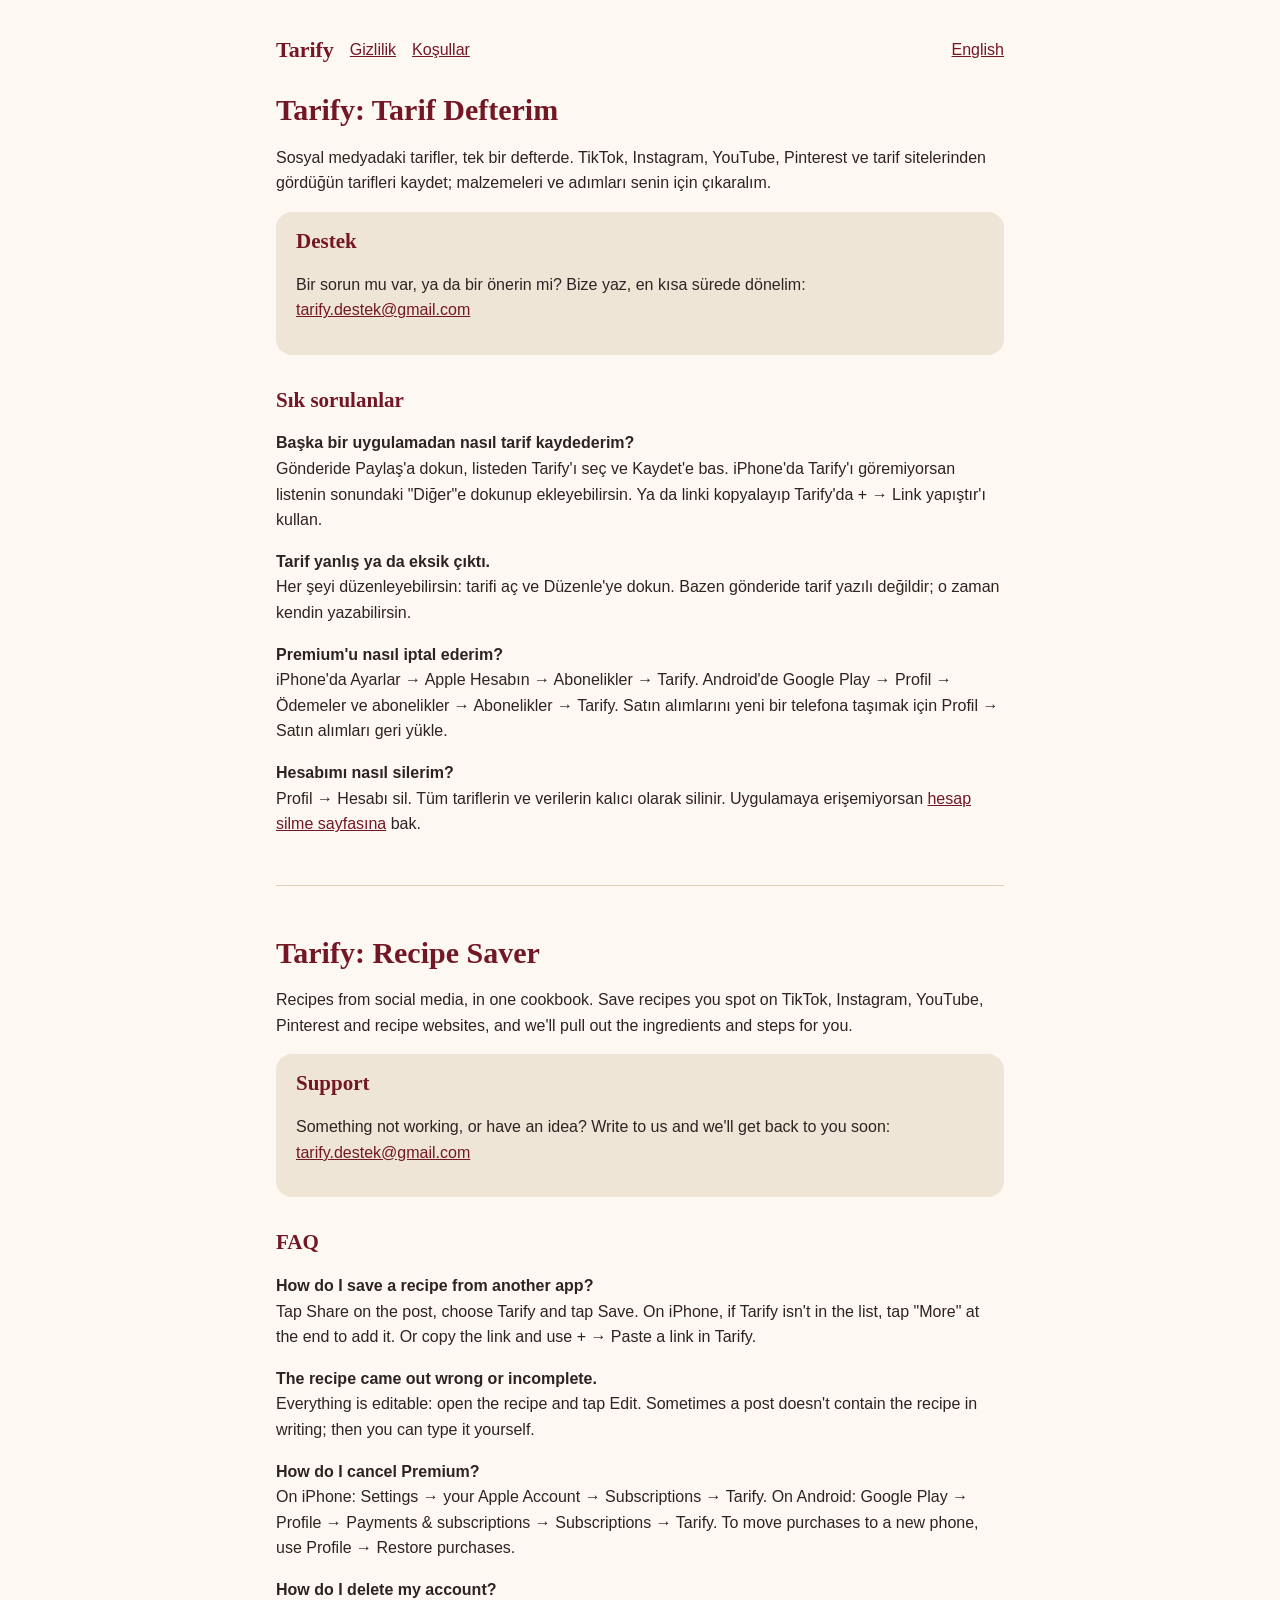
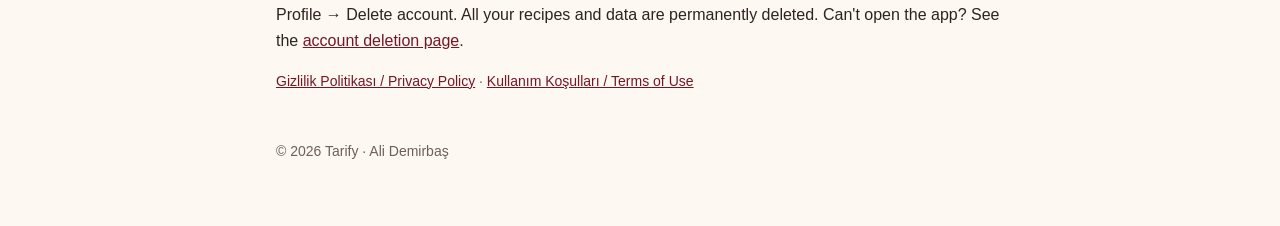
<file: index.html>
<!doctype html>
<html lang="tr">
<head>
<meta charset="utf-8">
<meta name="viewport" content="width=device-width, initial-scale=1">
<title>Tarify · Destek / Support</title>
<link rel="stylesheet" href="style.css">
</head>
<body>
<main>
<nav><a class="brand" href="./">Tarify</a><a href="privacy.html">Gizlilik</a><a href="terms.html">Koşullar</a><a class="lang" href="#en">English</a></nav>

<section id="tr" lang="tr">
<h1>Tarify: Tarif Defterim</h1>
<p>Sosyal medyadaki tarifler, tek bir defterde. TikTok, Instagram, YouTube, Pinterest ve tarif sitelerinden gördüğün tarifleri kaydet; malzemeleri ve adımları senin için çıkaralım.</p>

<div class="card">
<h2 style="margin-top:0">Destek</h2>
<p>Bir sorun mu var, ya da bir önerin mi? Bize yaz, en kısa sürede dönelim: <a href="mailto:tarify.destek@gmail.com">tarify.destek@gmail.com</a></p>
</div>

<h2>Sık sorulanlar</h2>
<p><strong>Başka bir uygulamadan nasıl tarif kaydederim?</strong><br>Gönderide Paylaş'a dokun, listeden Tarify'ı seç ve Kaydet'e bas. iPhone'da Tarify'ı göremiyorsan listenin sonundaki "Diğer"e dokunup ekleyebilirsin. Ya da linki kopyalayıp Tarify'da + → Link yapıştır'ı kullan.</p>
<p><strong>Tarif yanlış ya da eksik çıktı.</strong><br>Her şeyi düzenleyebilirsin: tarifi aç ve Düzenle'ye dokun. Bazen gönderide tarif yazılı değildir; o zaman kendin yazabilirsin.</p>
<p><strong>Premium'u nasıl iptal ederim?</strong><br>iPhone'da Ayarlar → Apple Hesabın → Abonelikler → Tarify. Android'de Google Play → Profil → Ödemeler ve abonelikler → Abonelikler → Tarify. Satın alımlarını yeni bir telefona taşımak için Profil → Satın alımları geri yükle.</p>
<p><strong>Hesabımı nasıl silerim?</strong><br>Profil → Hesabı sil. Tüm tariflerin ve verilerin kalıcı olarak silinir. Uygulamaya erişemiyorsan <a href="delete-account.html">hesap silme sayfasına</a> bak.</p>
</section>

<hr>

<section id="en" lang="en">
<h1>Tarify: Recipe Saver</h1>
<p>Recipes from social media, in one cookbook. Save recipes you spot on TikTok, Instagram, YouTube, Pinterest and recipe websites, and we'll pull out the ingredients and steps for you.</p>

<div class="card">
<h2 style="margin-top:0">Support</h2>
<p>Something not working, or have an idea? Write to us and we'll get back to you soon: <a href="mailto:tarify.destek@gmail.com">tarify.destek@gmail.com</a></p>
</div>

<h2>FAQ</h2>
<p><strong>How do I save a recipe from another app?</strong><br>Tap Share on the post, choose Tarify and tap Save. On iPhone, if Tarify isn't in the list, tap "More" at the end to add it. Or copy the link and use + → Paste a link in Tarify.</p>
<p><strong>The recipe came out wrong or incomplete.</strong><br>Everything is editable: open the recipe and tap Edit. Sometimes a post doesn't contain the recipe in writing; then you can type it yourself.</p>
<p><strong>How do I cancel Premium?</strong><br>On iPhone: Settings → your Apple Account → Subscriptions → Tarify. On Android: Google Play → Profile → Payments &amp; subscriptions → Subscriptions → Tarify. To move purchases to a new phone, use Profile → Restore purchases.</p>
<p><strong>How do I delete my account?</strong><br>Profile → Delete account. All your recipes and data are permanently deleted. Can't open the app? See the <a href="delete-account.html#en">account deletion page</a>.</p>
</section>

<p class="meta"><a href="privacy.html">Gizlilik Politikası / Privacy Policy</a> · <a href="terms.html">Kullanım Koşulları / Terms of Use</a></p>
<footer>© 2026 Tarify · Ali Demirbaş</footer>
</main>
</body>
</html>
</file>
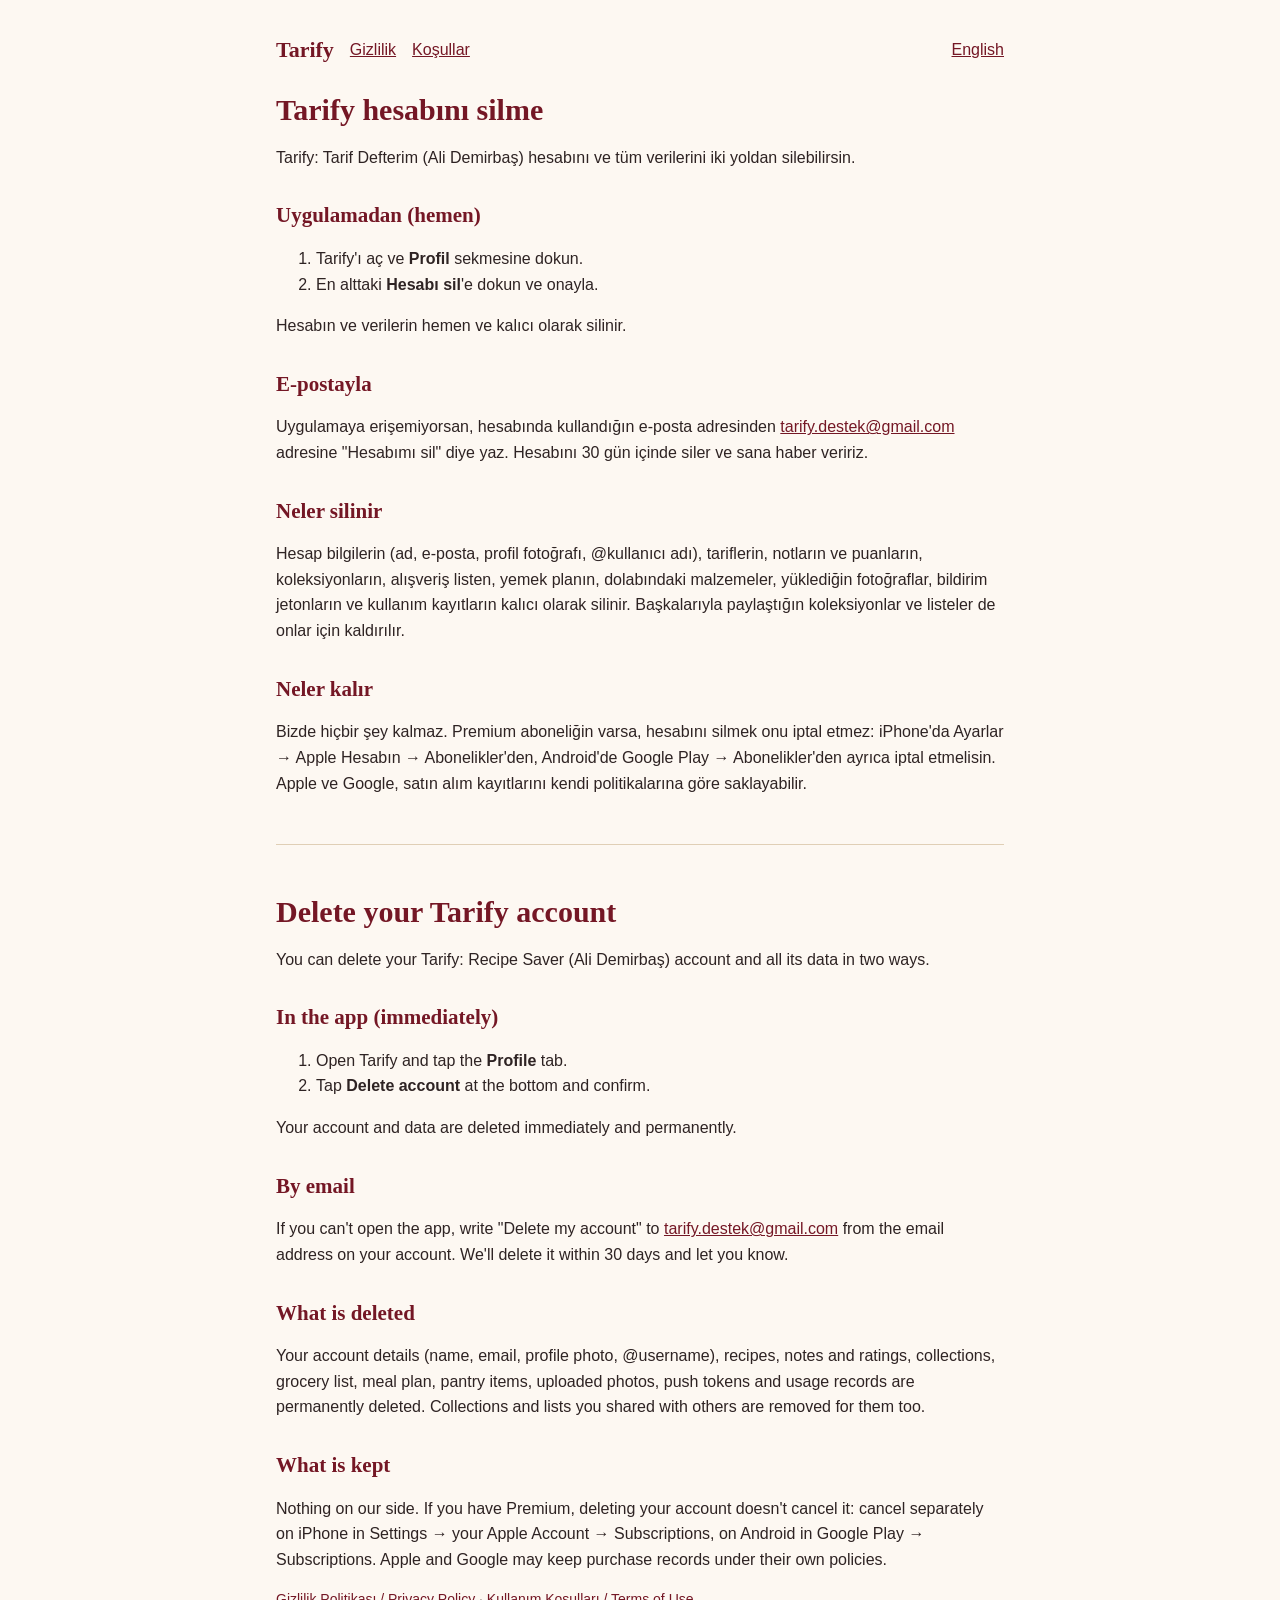
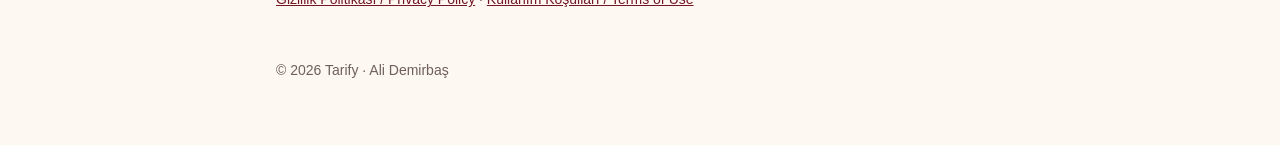
<file: delete-account.html>
<!doctype html>
<html lang="tr">
<head>
<meta charset="utf-8">
<meta name="viewport" content="width=device-width, initial-scale=1">
<title>Tarify · Hesap silme / Delete your account</title>
<link rel="stylesheet" href="style.css">
</head>
<body>
<main>
<nav><a class="brand" href="./">Tarify</a><a href="privacy.html">Gizlilik</a><a href="terms.html">Koşullar</a><a class="lang" href="#en">English</a></nav>

<section id="tr" lang="tr">
<h1>Tarify hesabını silme</h1>
<p>Tarify: Tarif Defterim (Ali Demirbaş) hesabını ve tüm verilerini iki yoldan silebilirsin.</p>

<h2>Uygulamadan (hemen)</h2>
<ol>
<li>Tarify'ı aç ve <strong>Profil</strong> sekmesine dokun.</li>
<li>En alttaki <strong>Hesabı sil</strong>'e dokun ve onayla.</li>
</ol>
<p>Hesabın ve verilerin hemen ve kalıcı olarak silinir.</p>

<h2>E-postayla</h2>
<p>Uygulamaya erişemiyorsan, hesabında kullandığın e-posta adresinden <a href="mailto:tarify.destek@gmail.com?subject=Hesap%20silme">tarify.destek@gmail.com</a> adresine "Hesabımı sil" diye yaz. Hesabını 30 gün içinde siler ve sana haber veririz.</p>

<h2>Neler silinir</h2>
<p>Hesap bilgilerin (ad, e-posta, profil fotoğrafı, @kullanıcı adı), tariflerin, notların ve puanların, koleksiyonların, alışveriş listen, yemek planın, dolabındaki malzemeler, yüklediğin fotoğraflar, bildirim jetonların ve kullanım kayıtların kalıcı olarak silinir. Başkalarıyla paylaştığın koleksiyonlar ve listeler de onlar için kaldırılır.</p>

<h2>Neler kalır</h2>
<p>Bizde hiçbir şey kalmaz. Premium aboneliğin varsa, hesabını silmek onu iptal etmez: iPhone'da Ayarlar → Apple Hesabın → Abonelikler'den, Android'de Google Play → Abonelikler'den ayrıca iptal etmelisin. Apple ve Google, satın alım kayıtlarını kendi politikalarına göre saklayabilir.</p>
</section>

<hr>

<section id="en" lang="en">
<h1>Delete your Tarify account</h1>
<p>You can delete your Tarify: Recipe Saver (Ali Demirbaş) account and all its data in two ways.</p>

<h2>In the app (immediately)</h2>
<ol>
<li>Open Tarify and tap the <strong>Profile</strong> tab.</li>
<li>Tap <strong>Delete account</strong> at the bottom and confirm.</li>
</ol>
<p>Your account and data are deleted immediately and permanently.</p>

<h2>By email</h2>
<p>If you can't open the app, write "Delete my account" to <a href="mailto:tarify.destek@gmail.com?subject=Delete%20my%20account">tarify.destek@gmail.com</a> from the email address on your account. We'll delete it within 30 days and let you know.</p>

<h2>What is deleted</h2>
<p>Your account details (name, email, profile photo, @username), recipes, notes and ratings, collections, grocery list, meal plan, pantry items, uploaded photos, push tokens and usage records are permanently deleted. Collections and lists you shared with others are removed for them too.</p>

<h2>What is kept</h2>
<p>Nothing on our side. If you have Premium, deleting your account doesn't cancel it: cancel separately on iPhone in Settings → your Apple Account → Subscriptions, on Android in Google Play → Subscriptions. Apple and Google may keep purchase records under their own policies.</p>
</section>

<p class="meta"><a href="privacy.html">Gizlilik Politikası / Privacy Policy</a> · <a href="terms.html">Kullanım Koşulları / Terms of Use</a></p>
<footer>© 2026 Tarify · Ali Demirbaş</footer>
</main>
</body>
</html>
</file>
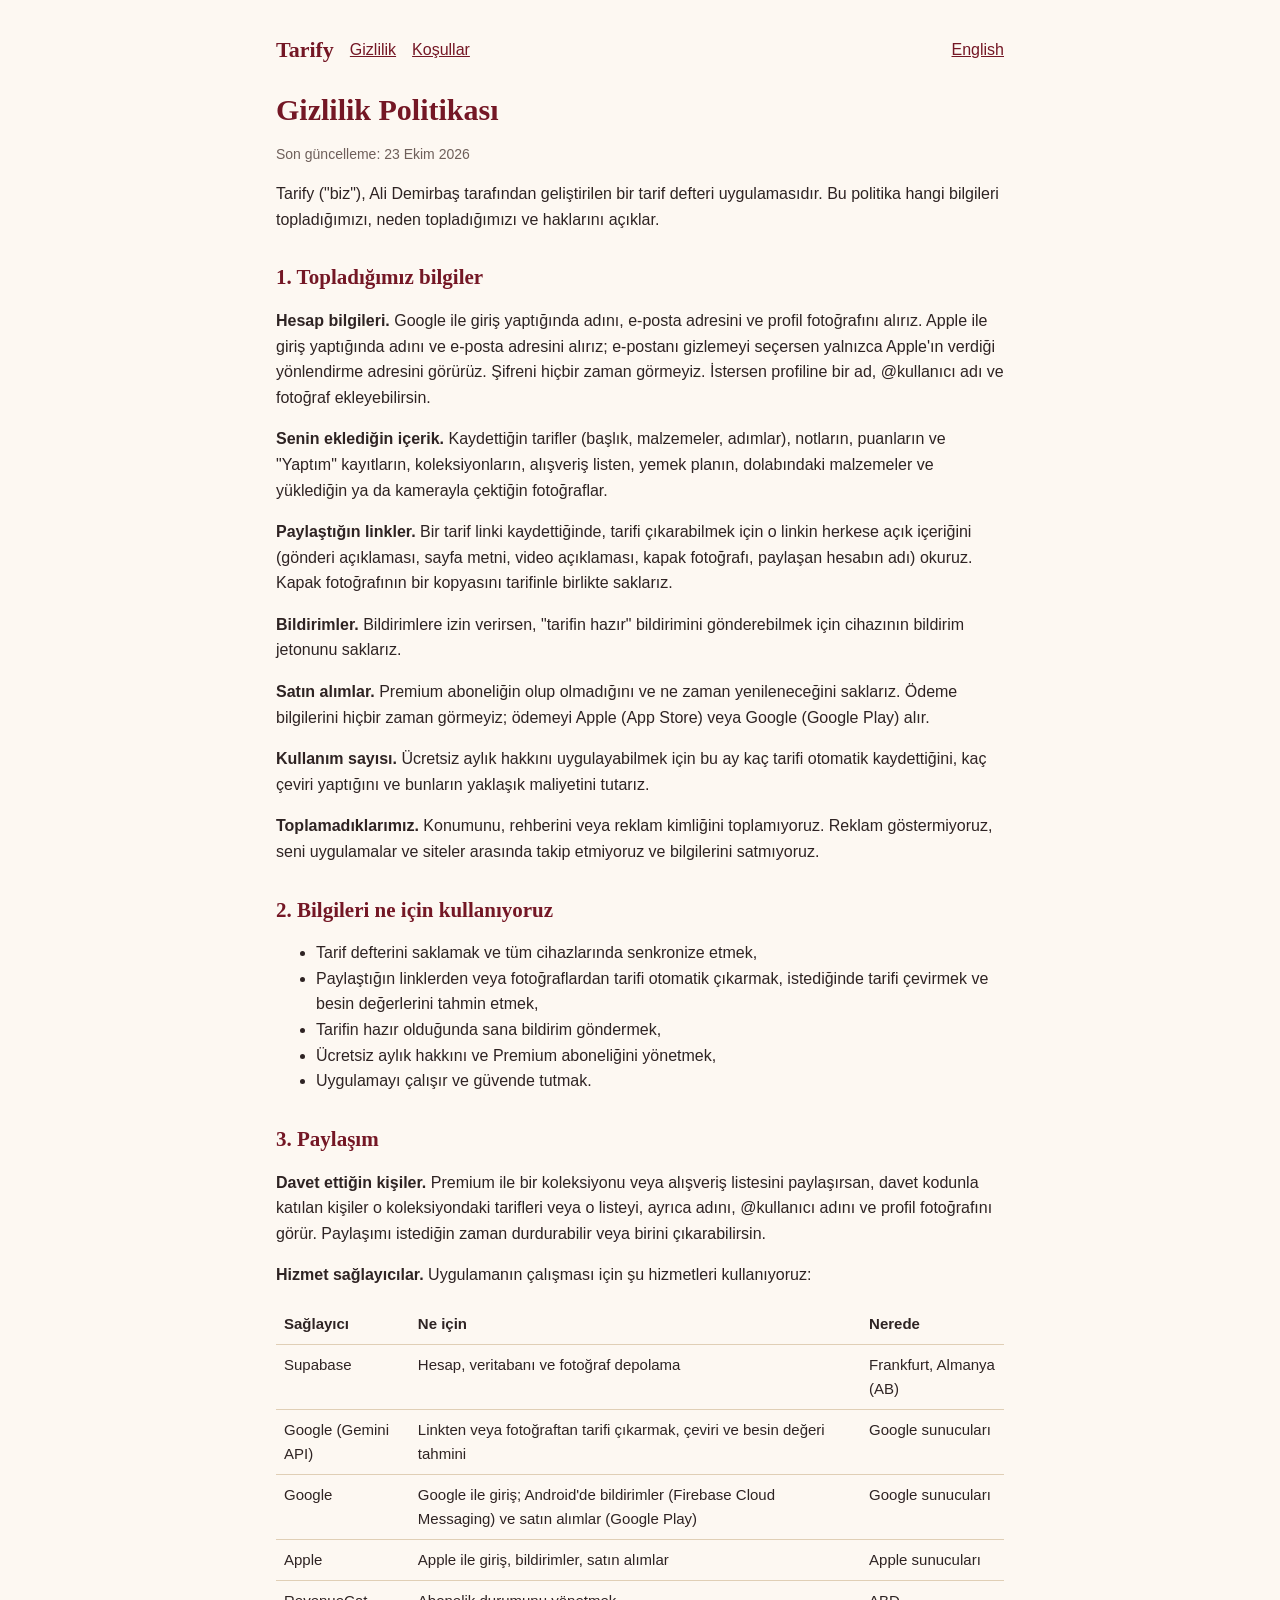
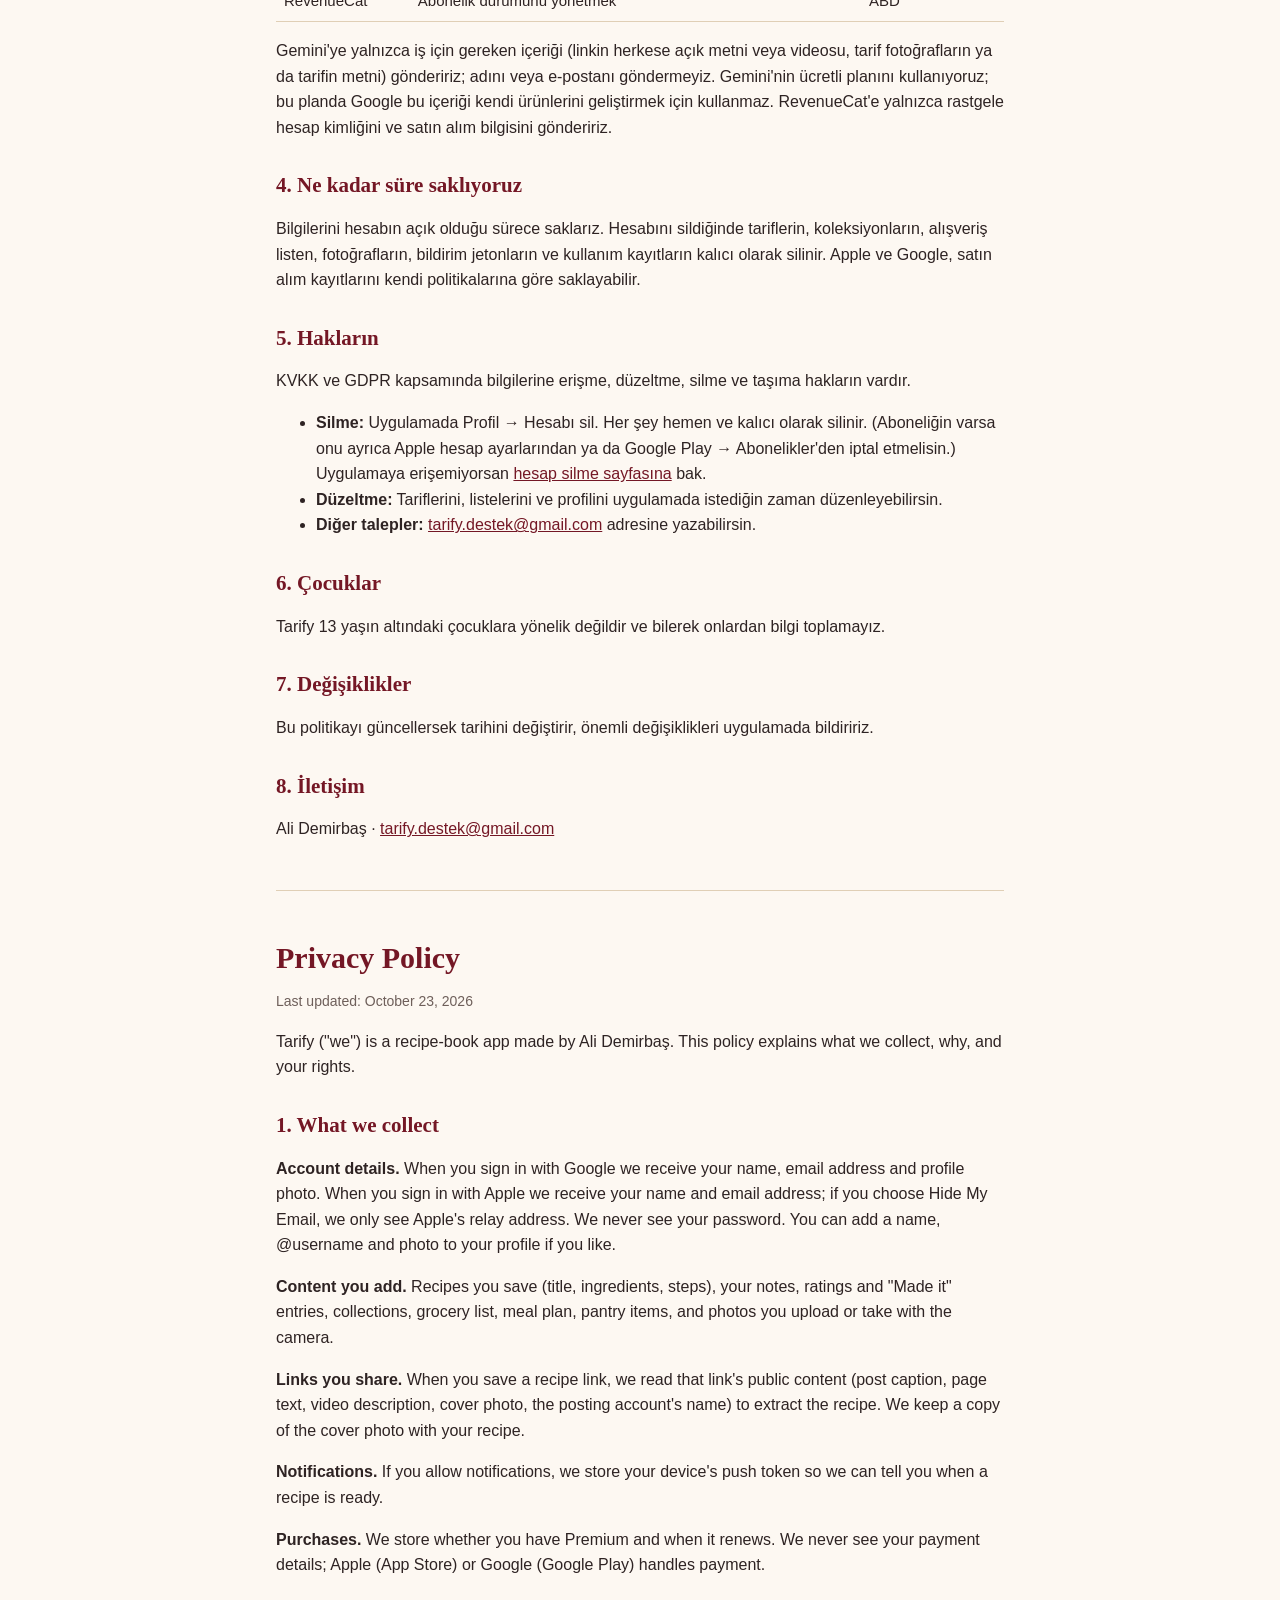
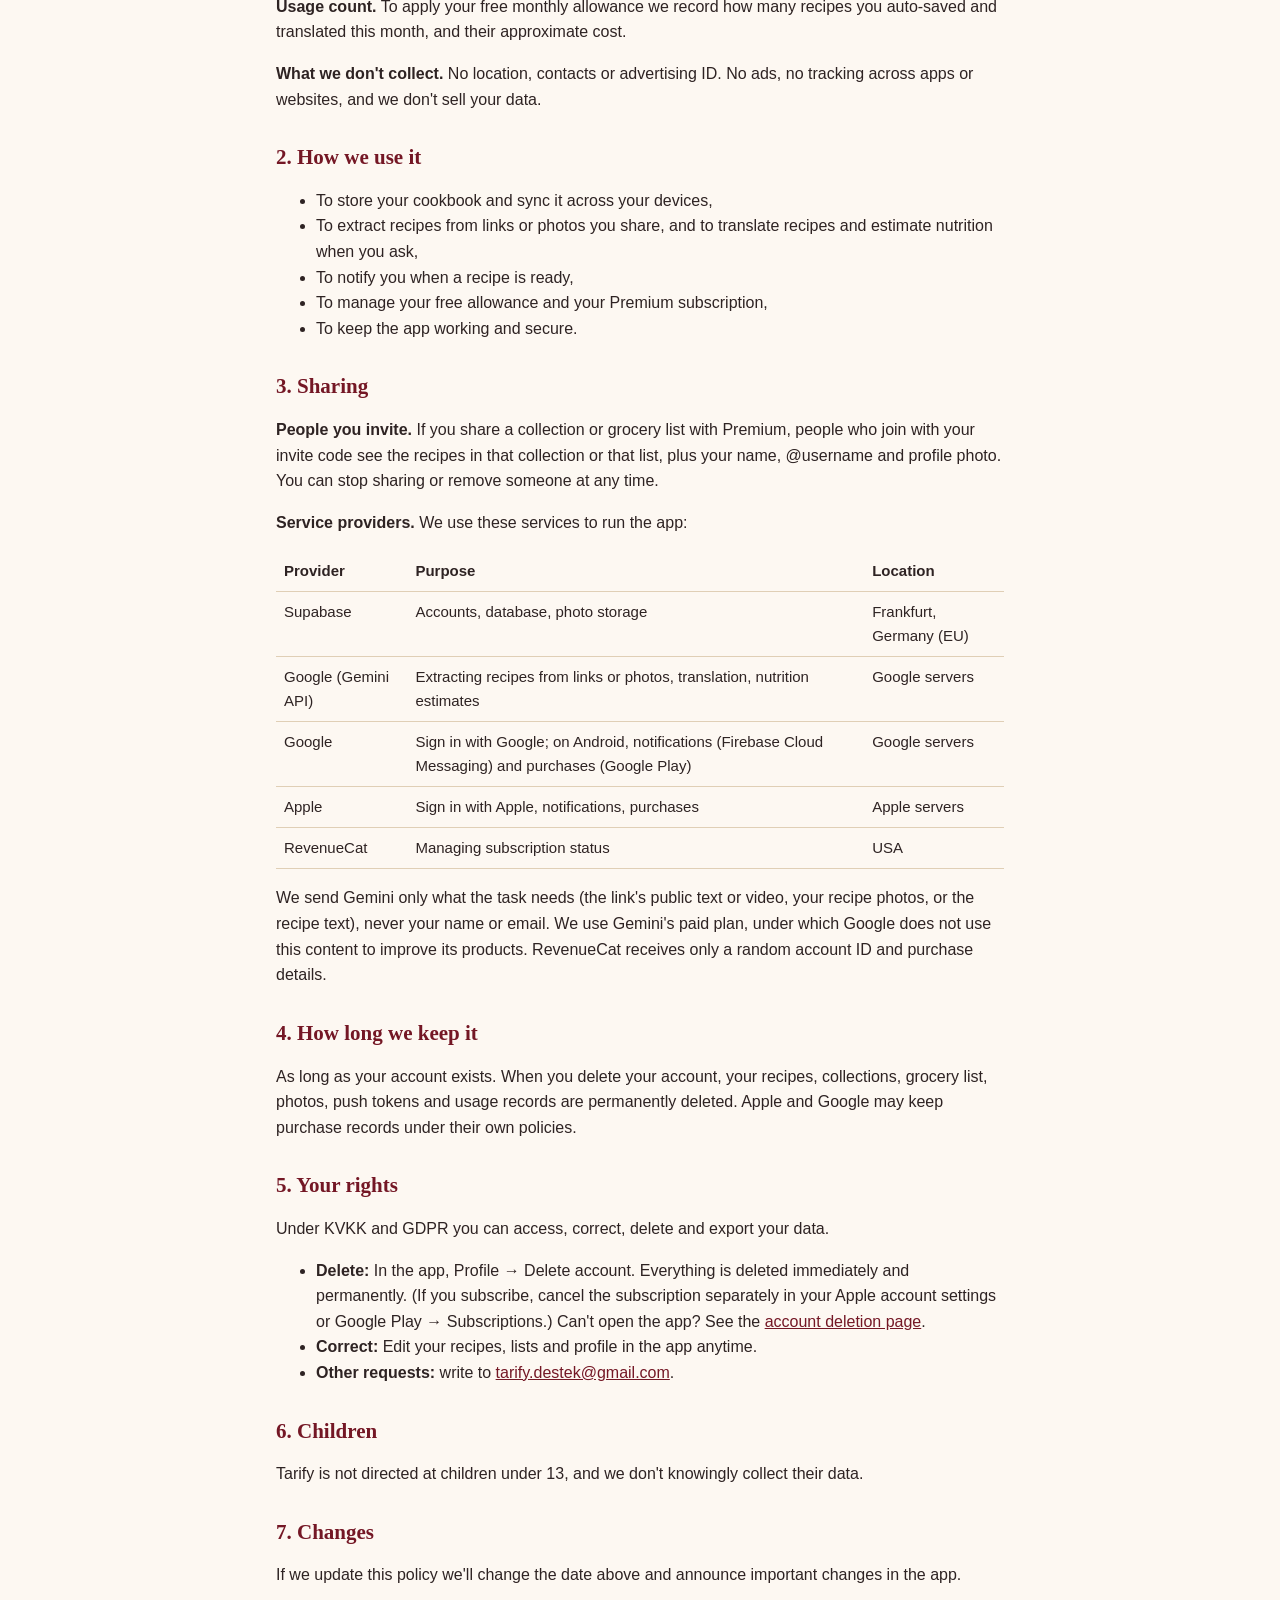
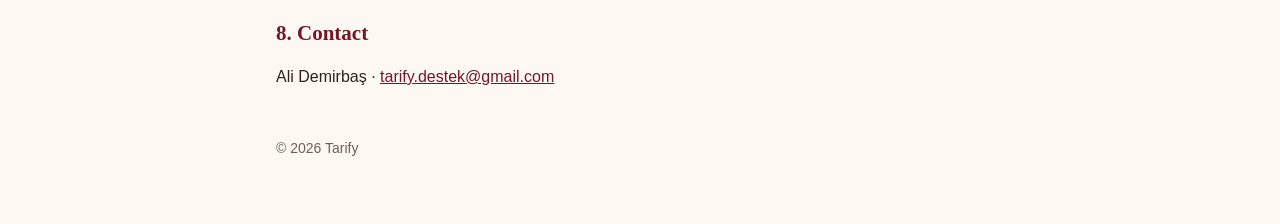
<file: privacy.html>
<!doctype html>
<html lang="tr">
<head>
<meta charset="utf-8">
<meta name="viewport" content="width=device-width, initial-scale=1">
<title>Tarify · Gizlilik Politikası / Privacy Policy</title>
<link rel="stylesheet" href="style.css">
</head>
<body>
<main>
<nav><a class="brand" href="./">Tarify</a><a href="privacy.html">Gizlilik</a><a href="terms.html">Koşullar</a><a class="lang" href="#en">English</a></nav>

<section id="tr" lang="tr">
<h1>Gizlilik Politikası</h1>
<p class="meta">Son güncelleme: 23 Ekim 2026</p>
<p>Tarify ("biz"), Ali Demirbaş tarafından geliştirilen bir tarif defteri uygulamasıdır. Bu politika hangi bilgileri topladığımızı, neden topladığımızı ve haklarını açıklar.</p>

<h2>1. Topladığımız bilgiler</h2>
<p><strong>Hesap bilgileri.</strong> Google ile giriş yaptığında adını, e-posta adresini ve profil fotoğrafını alırız. Apple ile giriş yaptığında adını ve e-posta adresini alırız; e-postanı gizlemeyi seçersen yalnızca Apple'ın verdiği yönlendirme adresini görürüz. Şifreni hiçbir zaman görmeyiz. İstersen profiline bir ad, @kullanıcı adı ve fotoğraf ekleyebilirsin.</p>
<p><strong>Senin eklediğin içerik.</strong> Kaydettiğin tarifler (başlık, malzemeler, adımlar), notların, puanların ve "Yaptım" kayıtların, koleksiyonların, alışveriş listen, yemek planın, dolabındaki malzemeler ve yüklediğin ya da kamerayla çektiğin fotoğraflar.</p>
<p><strong>Paylaştığın linkler.</strong> Bir tarif linki kaydettiğinde, tarifi çıkarabilmek için o linkin herkese açık içeriğini (gönderi açıklaması, sayfa metni, video açıklaması, kapak fotoğrafı, paylaşan hesabın adı) okuruz. Kapak fotoğrafının bir kopyasını tarifinle birlikte saklarız.</p>
<p><strong>Bildirimler.</strong> Bildirimlere izin verirsen, "tarifin hazır" bildirimini gönderebilmek için cihazının bildirim jetonunu saklarız.</p>
<p><strong>Satın alımlar.</strong> Premium aboneliğin olup olmadığını ve ne zaman yenileneceğini saklarız. Ödeme bilgilerini hiçbir zaman görmeyiz; ödemeyi Apple (App Store) veya Google (Google Play) alır.</p>
<p><strong>Kullanım sayısı.</strong> Ücretsiz aylık hakkını uygulayabilmek için bu ay kaç tarifi otomatik kaydettiğini, kaç çeviri yaptığını ve bunların yaklaşık maliyetini tutarız.</p>
<p><strong>Toplamadıklarımız.</strong> Konumunu, rehberini veya reklam kimliğini toplamıyoruz. Reklam göstermiyoruz, seni uygulamalar ve siteler arasında takip etmiyoruz ve bilgilerini satmıyoruz.</p>

<h2>2. Bilgileri ne için kullanıyoruz</h2>
<ul>
<li>Tarif defterini saklamak ve tüm cihazlarında senkronize etmek,</li>
<li>Paylaştığın linklerden veya fotoğraflardan tarifi otomatik çıkarmak, istediğinde tarifi çevirmek ve besin değerlerini tahmin etmek,</li>
<li>Tarifin hazır olduğunda sana bildirim göndermek,</li>
<li>Ücretsiz aylık hakkını ve Premium aboneliğini yönetmek,</li>
<li>Uygulamayı çalışır ve güvende tutmak.</li>
</ul>

<h2>3. Paylaşım</h2>
<p><strong>Davet ettiğin kişiler.</strong> Premium ile bir koleksiyonu veya alışveriş listesini paylaşırsan, davet kodunla katılan kişiler o koleksiyondaki tarifleri veya o listeyi, ayrıca adını, @kullanıcı adını ve profil fotoğrafını görür. Paylaşımı istediğin zaman durdurabilir veya birini çıkarabilirsin.</p>
<p><strong>Hizmet sağlayıcılar.</strong> Uygulamanın çalışması için şu hizmetleri kullanıyoruz:</p>
<table>
<tr><th>Sağlayıcı</th><th>Ne için</th><th>Nerede</th></tr>
<tr><td>Supabase</td><td>Hesap, veritabanı ve fotoğraf depolama</td><td>Frankfurt, Almanya (AB)</td></tr>
<tr><td>Google (Gemini API)</td><td>Linkten veya fotoğraftan tarifi çıkarmak, çeviri ve besin değeri tahmini</td><td>Google sunucuları</td></tr>
<tr><td>Google</td><td>Google ile giriş; Android'de bildirimler (Firebase Cloud Messaging) ve satın alımlar (Google Play)</td><td>Google sunucuları</td></tr>
<tr><td>Apple</td><td>Apple ile giriş, bildirimler, satın alımlar</td><td>Apple sunucuları</td></tr>
<tr><td>RevenueCat</td><td>Abonelik durumunu yönetmek</td><td>ABD</td></tr>
</table>
<p>Gemini'ye yalnızca iş için gereken içeriği (linkin herkese açık metni veya videosu, tarif fotoğrafların ya da tarifin metni) göndeririz; adını veya e-postanı göndermeyiz. Gemini'nin ücretli planını kullanıyoruz; bu planda Google bu içeriği kendi ürünlerini geliştirmek için kullanmaz. RevenueCat'e yalnızca rastgele hesap kimliğini ve satın alım bilgisini göndeririz.</p>

<h2>4. Ne kadar süre saklıyoruz</h2>
<p>Bilgilerini hesabın açık olduğu sürece saklarız. Hesabını sildiğinde tariflerin, koleksiyonların, alışveriş listen, fotoğrafların, bildirim jetonların ve kullanım kayıtların kalıcı olarak silinir. Apple ve Google, satın alım kayıtlarını kendi politikalarına göre saklayabilir.</p>

<h2>5. Hakların</h2>
<p>KVKK ve GDPR kapsamında bilgilerine erişme, düzeltme, silme ve taşıma hakların vardır.</p>
<ul>
<li><strong>Silme:</strong> Uygulamada Profil → Hesabı sil. Her şey hemen ve kalıcı olarak silinir. (Aboneliğin varsa onu ayrıca Apple hesap ayarlarından ya da Google Play → Abonelikler'den iptal etmelisin.) Uygulamaya erişemiyorsan <a href="delete-account.html">hesap silme sayfasına</a> bak.</li>
<li><strong>Düzeltme:</strong> Tariflerini, listelerini ve profilini uygulamada istediğin zaman düzenleyebilirsin.</li>
<li><strong>Diğer talepler:</strong> <a href="mailto:tarify.destek@gmail.com">tarify.destek@gmail.com</a> adresine yazabilirsin.</li>
</ul>

<h2>6. Çocuklar</h2>
<p>Tarify 13 yaşın altındaki çocuklara yönelik değildir ve bilerek onlardan bilgi toplamayız.</p>

<h2>7. Değişiklikler</h2>
<p>Bu politikayı güncellersek tarihini değiştirir, önemli değişiklikleri uygulamada bildiririz.</p>

<h2>8. İletişim</h2>
<p>Ali Demirbaş · <a href="mailto:tarify.destek@gmail.com">tarify.destek@gmail.com</a></p>
</section>

<hr>

<section id="en" lang="en">
<h1>Privacy Policy</h1>
<p class="meta">Last updated: October 23, 2026</p>
<p>Tarify ("we") is a recipe-book app made by Ali Demirbaş. This policy explains what we collect, why, and your rights.</p>

<h2>1. What we collect</h2>
<p><strong>Account details.</strong> When you sign in with Google we receive your name, email address and profile photo. When you sign in with Apple we receive your name and email address; if you choose Hide My Email, we only see Apple's relay address. We never see your password. You can add a name, @username and photo to your profile if you like.</p>
<p><strong>Content you add.</strong> Recipes you save (title, ingredients, steps), your notes, ratings and "Made it" entries, collections, grocery list, meal plan, pantry items, and photos you upload or take with the camera.</p>
<p><strong>Links you share.</strong> When you save a recipe link, we read that link's public content (post caption, page text, video description, cover photo, the posting account's name) to extract the recipe. We keep a copy of the cover photo with your recipe.</p>
<p><strong>Notifications.</strong> If you allow notifications, we store your device's push token so we can tell you when a recipe is ready.</p>
<p><strong>Purchases.</strong> We store whether you have Premium and when it renews. We never see your payment details; Apple (App Store) or Google (Google Play) handles payment.</p>
<p><strong>Usage count.</strong> To apply your free monthly allowance we record how many recipes you auto-saved and translated this month, and their approximate cost.</p>
<p><strong>What we don't collect.</strong> No location, contacts or advertising ID. No ads, no tracking across apps or websites, and we don't sell your data.</p>

<h2>2. How we use it</h2>
<ul>
<li>To store your cookbook and sync it across your devices,</li>
<li>To extract recipes from links or photos you share, and to translate recipes and estimate nutrition when you ask,</li>
<li>To notify you when a recipe is ready,</li>
<li>To manage your free allowance and your Premium subscription,</li>
<li>To keep the app working and secure.</li>
</ul>

<h2>3. Sharing</h2>
<p><strong>People you invite.</strong> If you share a collection or grocery list with Premium, people who join with your invite code see the recipes in that collection or that list, plus your name, @username and profile photo. You can stop sharing or remove someone at any time.</p>
<p><strong>Service providers.</strong> We use these services to run the app:</p>
<table>
<tr><th>Provider</th><th>Purpose</th><th>Location</th></tr>
<tr><td>Supabase</td><td>Accounts, database, photo storage</td><td>Frankfurt, Germany (EU)</td></tr>
<tr><td>Google (Gemini API)</td><td>Extracting recipes from links or photos, translation, nutrition estimates</td><td>Google servers</td></tr>
<tr><td>Google</td><td>Sign in with Google; on Android, notifications (Firebase Cloud Messaging) and purchases (Google Play)</td><td>Google servers</td></tr>
<tr><td>Apple</td><td>Sign in with Apple, notifications, purchases</td><td>Apple servers</td></tr>
<tr><td>RevenueCat</td><td>Managing subscription status</td><td>USA</td></tr>
</table>
<p>We send Gemini only what the task needs (the link's public text or video, your recipe photos, or the recipe text), never your name or email. We use Gemini's paid plan, under which Google does not use this content to improve its products. RevenueCat receives only a random account ID and purchase details.</p>

<h2>4. How long we keep it</h2>
<p>As long as your account exists. When you delete your account, your recipes, collections, grocery list, photos, push tokens and usage records are permanently deleted. Apple and Google may keep purchase records under their own policies.</p>

<h2>5. Your rights</h2>
<p>Under KVKK and GDPR you can access, correct, delete and export your data.</p>
<ul>
<li><strong>Delete:</strong> In the app, Profile → Delete account. Everything is deleted immediately and permanently. (If you subscribe, cancel the subscription separately in your Apple account settings or Google Play → Subscriptions.) Can't open the app? See the <a href="delete-account.html#en">account deletion page</a>.</li>
<li><strong>Correct:</strong> Edit your recipes, lists and profile in the app anytime.</li>
<li><strong>Other requests:</strong> write to <a href="mailto:tarify.destek@gmail.com">tarify.destek@gmail.com</a>.</li>
</ul>

<h2>6. Children</h2>
<p>Tarify is not directed at children under 13, and we don't knowingly collect their data.</p>

<h2>7. Changes</h2>
<p>If we update this policy we'll change the date above and announce important changes in the app.</p>

<h2>8. Contact</h2>
<p>Ali Demirbaş · <a href="mailto:tarify.destek@gmail.com">tarify.destek@gmail.com</a></p>
</section>

<footer>© 2026 Tarify</footer>
</main>
</body>
</html>
</file>
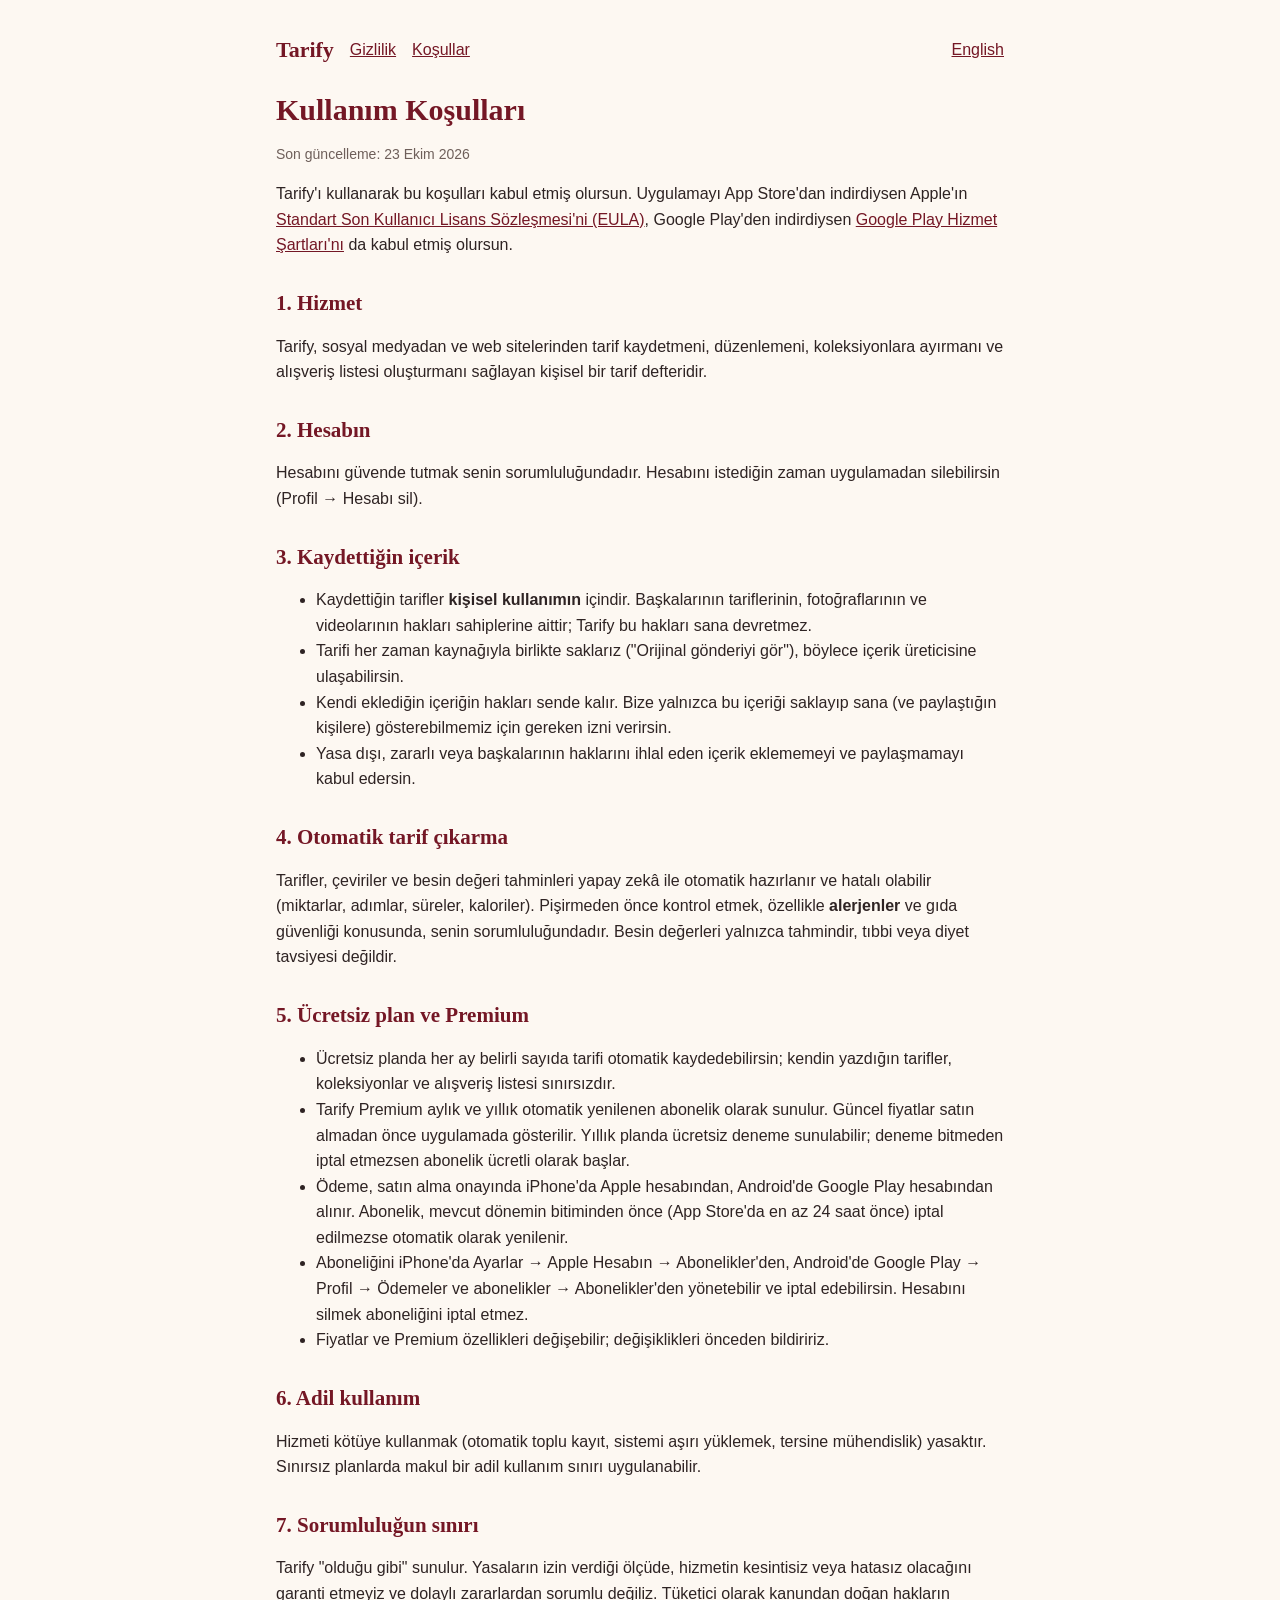
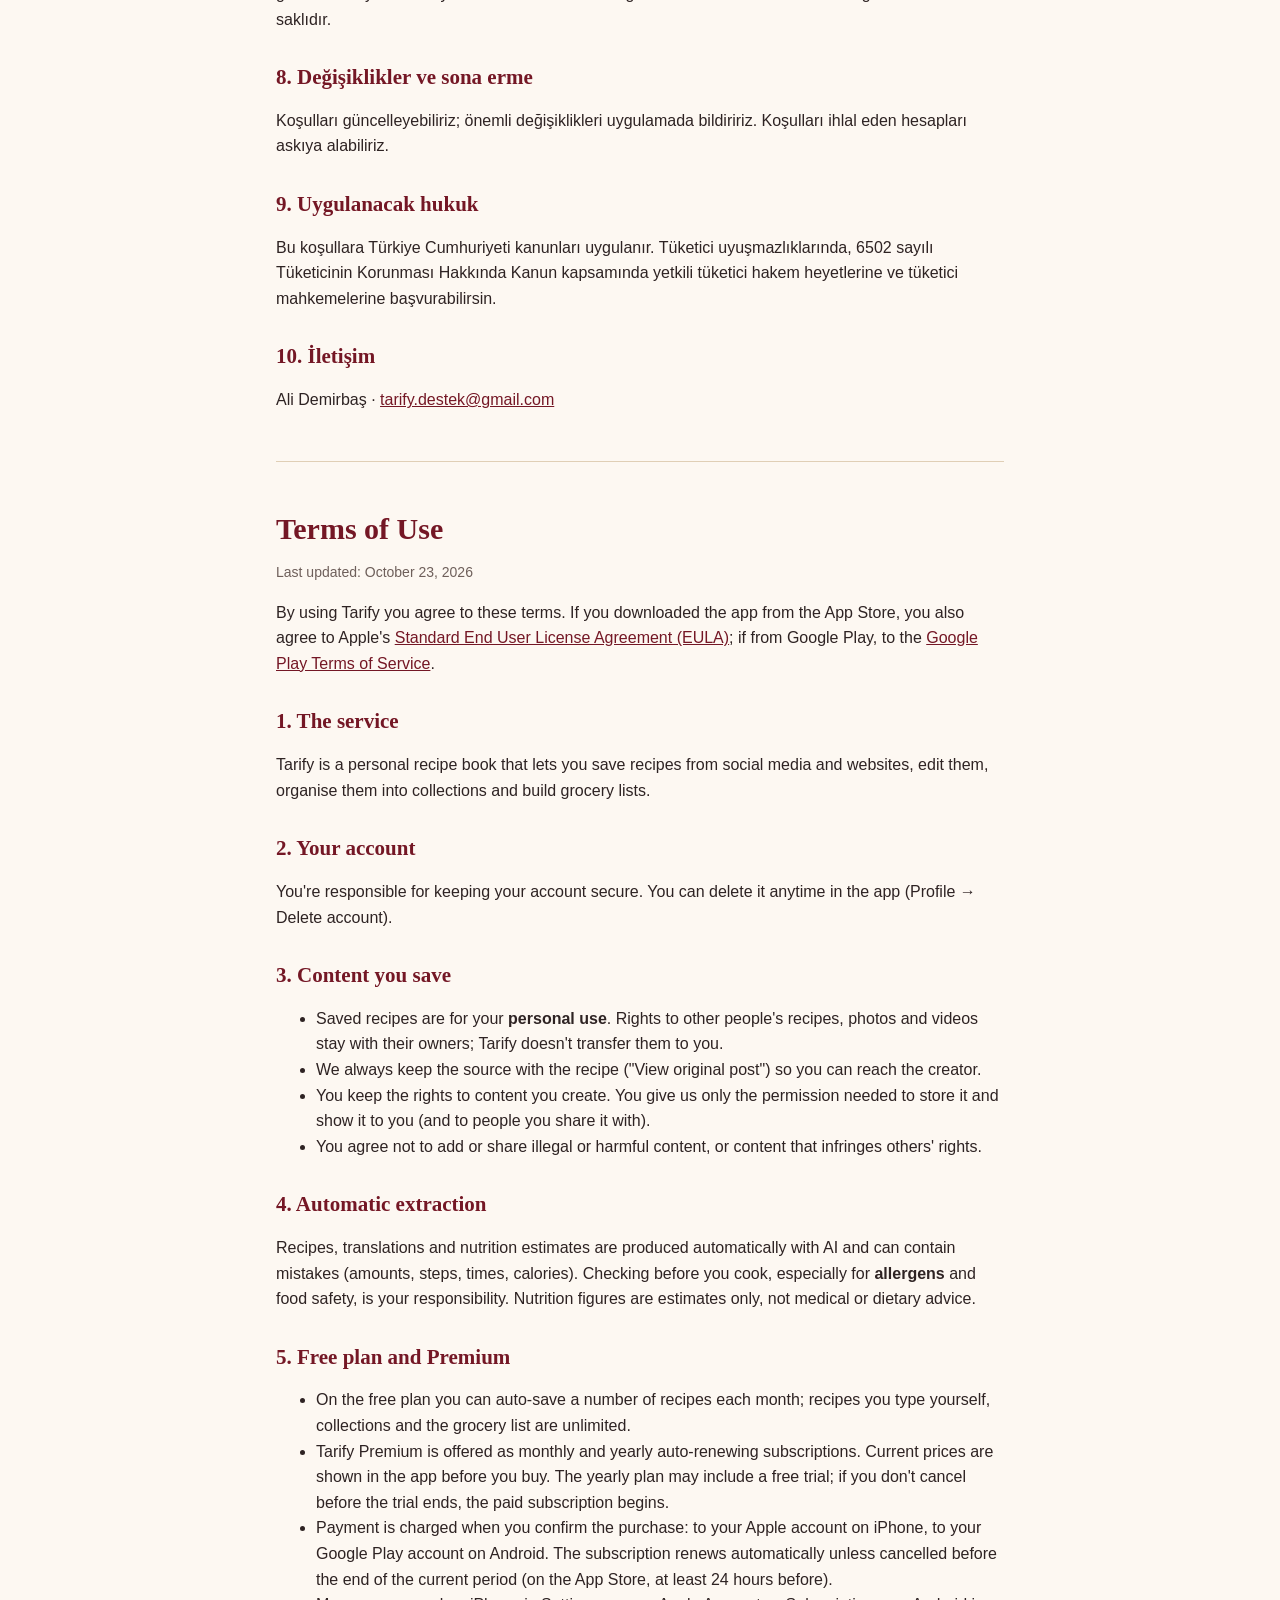
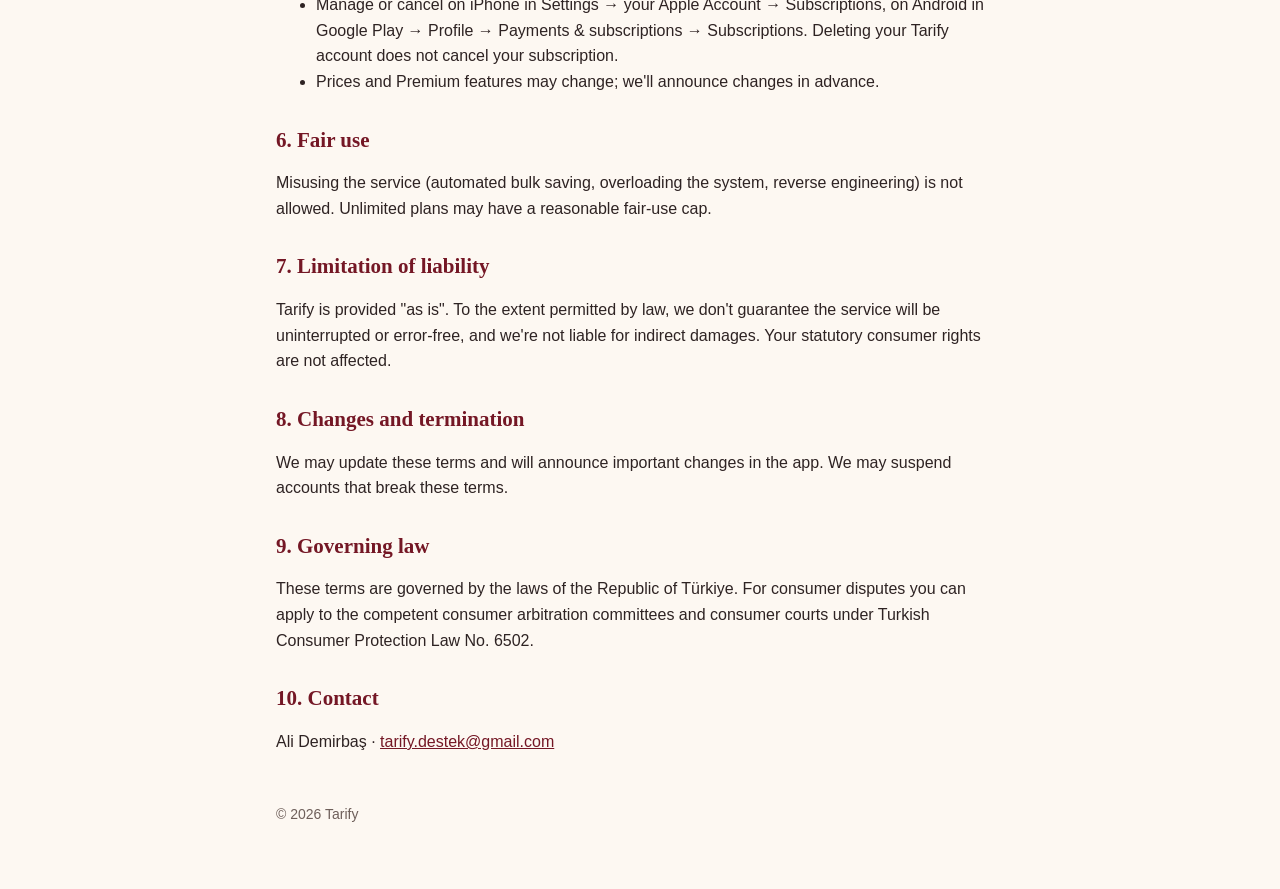
<file: terms.html>
<!doctype html>
<html lang="tr">
<head>
<meta charset="utf-8">
<meta name="viewport" content="width=device-width, initial-scale=1">
<title>Tarify · Kullanım Koşulları / Terms of Use</title>
<link rel="stylesheet" href="style.css">
</head>
<body>
<main>
<nav><a class="brand" href="./">Tarify</a><a href="privacy.html">Gizlilik</a><a href="terms.html">Koşullar</a><a class="lang" href="#en">English</a></nav>

<section id="tr" lang="tr">
<h1>Kullanım Koşulları</h1>
<p class="meta">Son güncelleme: 23 Ekim 2026</p>
<p>Tarify'ı kullanarak bu koşulları kabul etmiş olursun. Uygulamayı App Store'dan indirdiysen Apple'ın <a href="https://www.apple.com/legal/internet-services/itunes/dev/stdeula/">Standart Son Kullanıcı Lisans Sözleşmesi'ni (EULA)</a>, Google Play'den indirdiysen <a href="https://play.google/intl/tr/play-terms/">Google Play Hizmet Şartları'nı</a> da kabul etmiş olursun.</p>

<h2>1. Hizmet</h2>
<p>Tarify, sosyal medyadan ve web sitelerinden tarif kaydetmeni, düzenlemeni, koleksiyonlara ayırmanı ve alışveriş listesi oluşturmanı sağlayan kişisel bir tarif defteridir.</p>

<h2>2. Hesabın</h2>
<p>Hesabını güvende tutmak senin sorumluluğundadır. Hesabını istediğin zaman uygulamadan silebilirsin (Profil → Hesabı sil).</p>

<h2>3. Kaydettiğin içerik</h2>
<ul>
<li>Kaydettiğin tarifler <strong>kişisel kullanımın</strong> içindir. Başkalarının tariflerinin, fotoğraflarının ve videolarının hakları sahiplerine aittir; Tarify bu hakları sana devretmez.</li>
<li>Tarifi her zaman kaynağıyla birlikte saklarız ("Orijinal gönderiyi gör"), böylece içerik üreticisine ulaşabilirsin.</li>
<li>Kendi eklediğin içeriğin hakları sende kalır. Bize yalnızca bu içeriği saklayıp sana (ve paylaştığın kişilere) gösterebilmemiz için gereken izni verirsin.</li>
<li>Yasa dışı, zararlı veya başkalarının haklarını ihlal eden içerik eklememeyi ve paylaşmamayı kabul edersin.</li>
</ul>

<h2>4. Otomatik tarif çıkarma</h2>
<p>Tarifler, çeviriler ve besin değeri tahminleri yapay zekâ ile otomatik hazırlanır ve hatalı olabilir (miktarlar, adımlar, süreler, kaloriler). Pişirmeden önce kontrol etmek, özellikle <strong>alerjenler</strong> ve gıda güvenliği konusunda, senin sorumluluğundadır. Besin değerleri yalnızca tahmindir, tıbbi veya diyet tavsiyesi değildir.</p>

<h2>5. Ücretsiz plan ve Premium</h2>
<ul>
<li>Ücretsiz planda her ay belirli sayıda tarifi otomatik kaydedebilirsin; kendin yazdığın tarifler, koleksiyonlar ve alışveriş listesi sınırsızdır.</li>
<li>Tarify Premium aylık ve yıllık otomatik yenilenen abonelik olarak sunulur. Güncel fiyatlar satın almadan önce uygulamada gösterilir. Yıllık planda ücretsiz deneme sunulabilir; deneme bitmeden iptal etmezsen abonelik ücretli olarak başlar.</li>
<li>Ödeme, satın alma onayında iPhone'da Apple hesabından, Android'de Google Play hesabından alınır. Abonelik, mevcut dönemin bitiminden önce (App Store'da en az 24 saat önce) iptal edilmezse otomatik olarak yenilenir.</li>
<li>Aboneliğini iPhone'da Ayarlar → Apple Hesabın → Abonelikler'den, Android'de Google Play → Profil → Ödemeler ve abonelikler → Abonelikler'den yönetebilir ve iptal edebilirsin. Hesabını silmek aboneliğini iptal etmez.</li>
<li>Fiyatlar ve Premium özellikleri değişebilir; değişiklikleri önceden bildiririz.</li>
</ul>

<h2>6. Adil kullanım</h2>
<p>Hizmeti kötüye kullanmak (otomatik toplu kayıt, sistemi aşırı yüklemek, tersine mühendislik) yasaktır. Sınırsız planlarda makul bir adil kullanım sınırı uygulanabilir.</p>

<h2>7. Sorumluluğun sınırı</h2>
<p>Tarify "olduğu gibi" sunulur. Yasaların izin verdiği ölçüde, hizmetin kesintisiz veya hatasız olacağını garanti etmeyiz ve dolaylı zararlardan sorumlu değiliz. Tüketici olarak kanundan doğan hakların saklıdır.</p>

<h2>8. Değişiklikler ve sona erme</h2>
<p>Koşulları güncelleyebiliriz; önemli değişiklikleri uygulamada bildiririz. Koşulları ihlal eden hesapları askıya alabiliriz.</p>

<h2>9. Uygulanacak hukuk</h2>
<p>Bu koşullara Türkiye Cumhuriyeti kanunları uygulanır. Tüketici uyuşmazlıklarında, 6502 sayılı Tüketicinin Korunması Hakkında Kanun kapsamında yetkili tüketici hakem heyetlerine ve tüketici mahkemelerine başvurabilirsin.</p>

<h2>10. İletişim</h2>
<p>Ali Demirbaş · <a href="mailto:tarify.destek@gmail.com">tarify.destek@gmail.com</a></p>
</section>

<hr>

<section id="en" lang="en">
<h1>Terms of Use</h1>
<p class="meta">Last updated: October 23, 2026</p>
<p>By using Tarify you agree to these terms. If you downloaded the app from the App Store, you also agree to Apple's <a href="https://www.apple.com/legal/internet-services/itunes/dev/stdeula/">Standard End User License Agreement (EULA)</a>; if from Google Play, to the <a href="https://play.google/play-terms/">Google Play Terms of Service</a>.</p>

<h2>1. The service</h2>
<p>Tarify is a personal recipe book that lets you save recipes from social media and websites, edit them, organise them into collections and build grocery lists.</p>

<h2>2. Your account</h2>
<p>You're responsible for keeping your account secure. You can delete it anytime in the app (Profile → Delete account).</p>

<h2>3. Content you save</h2>
<ul>
<li>Saved recipes are for your <strong>personal use</strong>. Rights to other people's recipes, photos and videos stay with their owners; Tarify doesn't transfer them to you.</li>
<li>We always keep the source with the recipe ("View original post") so you can reach the creator.</li>
<li>You keep the rights to content you create. You give us only the permission needed to store it and show it to you (and to people you share it with).</li>
<li>You agree not to add or share illegal or harmful content, or content that infringes others' rights.</li>
</ul>

<h2>4. Automatic extraction</h2>
<p>Recipes, translations and nutrition estimates are produced automatically with AI and can contain mistakes (amounts, steps, times, calories). Checking before you cook, especially for <strong>allergens</strong> and food safety, is your responsibility. Nutrition figures are estimates only, not medical or dietary advice.</p>

<h2>5. Free plan and Premium</h2>
<ul>
<li>On the free plan you can auto-save a number of recipes each month; recipes you type yourself, collections and the grocery list are unlimited.</li>
<li>Tarify Premium is offered as monthly and yearly auto-renewing subscriptions. Current prices are shown in the app before you buy. The yearly plan may include a free trial; if you don't cancel before the trial ends, the paid subscription begins.</li>
<li>Payment is charged when you confirm the purchase: to your Apple account on iPhone, to your Google Play account on Android. The subscription renews automatically unless cancelled before the end of the current period (on the App Store, at least 24 hours before).</li>
<li>Manage or cancel on iPhone in Settings → your Apple Account → Subscriptions, on Android in Google Play → Profile → Payments &amp; subscriptions → Subscriptions. Deleting your Tarify account does not cancel your subscription.</li>
<li>Prices and Premium features may change; we'll announce changes in advance.</li>
</ul>

<h2>6. Fair use</h2>
<p>Misusing the service (automated bulk saving, overloading the system, reverse engineering) is not allowed. Unlimited plans may have a reasonable fair-use cap.</p>

<h2>7. Limitation of liability</h2>
<p>Tarify is provided "as is". To the extent permitted by law, we don't guarantee the service will be uninterrupted or error-free, and we're not liable for indirect damages. Your statutory consumer rights are not affected.</p>

<h2>8. Changes and termination</h2>
<p>We may update these terms and will announce important changes in the app. We may suspend accounts that break these terms.</p>

<h2>9. Governing law</h2>
<p>These terms are governed by the laws of the Republic of Türkiye. For consumer disputes you can apply to the competent consumer arbitration committees and consumer courts under Turkish Consumer Protection Law No. 6502.</p>

<h2>10. Contact</h2>
<p>Ali Demirbaş · <a href="mailto:tarify.destek@gmail.com">tarify.destek@gmail.com</a></p>
</section>

<footer>© 2026 Tarify</footer>
</main>
</body>
</html>
</file>
<file: style.css>
:root{--bg:#FDF8F2;--surface:#EFE5D6;--primary:#741725;--text:#2E2323;--muted:#6E5F5A;--border:#E0CFB6}
@media (prefers-color-scheme:dark){:root{--bg:#1C1718;--surface:#2A2223;--primary:#E08A92;--text:#EFE5D6;--muted:#B8ABA0;--border:#4A3D3E}}
*{box-sizing:border-box}
body{margin:0;background:var(--bg);color:var(--text);font:16px/1.6 -apple-system,BlinkMacSystemFont,"Segoe UI",Roboto,sans-serif}
main{max-width:760px;margin:0 auto;padding:32px 16px 64px}
h1,h2{font-family:Georgia,"Times New Roman",serif;color:var(--primary);line-height:1.25}
h1{font-size:30px;margin:8px 0 4px}h2{font-size:21px;margin-top:32px}
a{color:var(--primary)}
.brand{font-family:Georgia,serif;font-size:22px;font-weight:600;color:var(--primary);text-decoration:none}
nav{display:flex;flex-wrap:wrap;gap:8px 16px;align-items:center;margin-bottom:24px}
nav a.lang{margin-left:auto}
.meta{color:var(--muted);font-size:14px}
.card{background:var(--surface);border-radius:16px;padding:16px 20px;margin:16px 0}
table{width:100%;border-collapse:collapse;font-size:15px}
td,th{text-align:left;padding:8px;border-bottom:1px solid var(--border);vertical-align:top}
hr{border:0;border-top:1px solid var(--border);margin:48px 0}
footer{color:var(--muted);font-size:14px;margin-top:48px}
</file>
